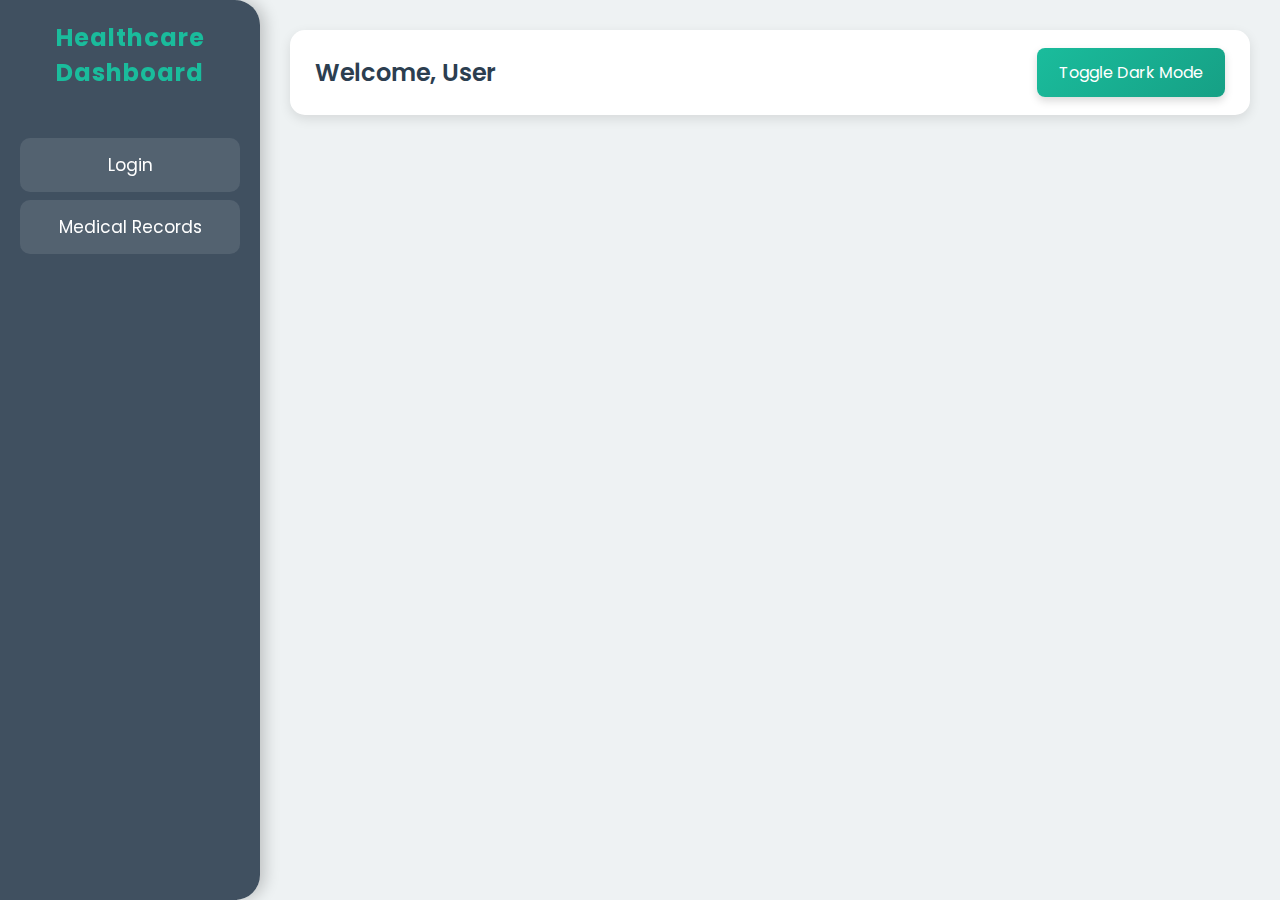
<file: index.html>
<!DOCTYPE html>
<html lang="en">
<head>
    <meta charset="UTF-8">
    <meta name="viewport" content="width=device-width, initial-scale=1.0">
    <title>Healthcare Dashboard</title>
    <link href="https://fonts.googleapis.com/css2?family=Roboto:wght@400;500&family=Poppins:wght@300;600&display=swap" rel="stylesheet">
    <style>
        /* Reset & Global Styles */
        * {
            margin: 0;
            padding: 0;
            box-sizing: border-box;
            font-family: 'Poppins', sans-serif;
        }

        body {
            display: flex;
            height: 100vh;
            background: #eef2f3;
            transition: 0.3s ease-in-out;
        }

        /* Sidebar */
        .sidebar {
            width: 260px;
            background: rgba(44, 62, 80, 0.9);
            backdrop-filter: blur(10px);
            color: white;
            padding: 20px;
            display: flex;
            flex-direction: column;
            box-shadow: 5px 0 15px rgba(0, 0, 0, 0.2);
            border-top-right-radius: 25px;
            border-bottom-right-radius: 25px;
        }

        .sidebar .logo {
            text-align: center;
            font-size: 24px;
            font-weight: bold;
            margin-bottom: 40px;
            letter-spacing: 1px;
            color: #1ABC9C;
        }

        .sidebar ul {
            list-style: none;
        }

        .sidebar ul li {
            padding: 14px;
            margin: 8px 0;
            background: rgba(255, 255, 255, 0.1);
            border-radius: 10px;
            text-align: center;
            transition: 0.3s;
            cursor: pointer;
        }

        .sidebar ul li:hover {
            background: #1ABC9C;
        }

        .sidebar ul li a {
            text-decoration: none;
            color: white;
            display: block;
            font-size: 17px;
        }

        /* Main Content */
        .main-content {
            flex: 1;
            padding: 30px;
            display: flex;
            flex-direction: column;
        }

        .header {
            display: flex;
            justify-content: space-between;
            align-items: center;
            background: white;
            padding: 18px 25px;
            border-radius: 15px;
            box-shadow: 0 4px 12px rgba(0, 0, 0, 0.1);
            transition: 0.3s ease-in-out;
        }

        .header h1 {
            font-size: 24px;
            font-weight: 600;
            color: #2C3E50;
        }

        .header .toggle-btn {
            background: linear-gradient(135deg, #1ABC9C, #16A085);
            border: none;
            padding: 12px 22px;
            font-size: 16px;
            color: white;
            cursor: pointer;
            border-radius: 8px;
            transition: 0.3s ease-in-out;
            box-shadow: 0 4px 8px rgba(0, 0, 0, 0.15);
        }

        .header .toggle-btn:hover {
            transform: translateY(-3px);
            box-shadow: 0 6px 12px rgba(0, 0, 0, 0.2);
        }

        /* Dark Mode */
        .dark-mode {
            background: #2C3E50;
            color: white;
        }

        .dark-mode .header {
            background: #34495E;
            color: white;
        }

        .dark-mode .sidebar {
            background: rgba(31, 42, 56, 0.9);
        }

        .dark-mode .toggle-btn {
            background: linear-gradient(135deg, #f39c12, #e67e22);
        }

        /* Smooth Transition for Dark Mode */
        .dark-mode .header,
        .dark-mode .sidebar,
        .dark-mode .toggle-btn {
            transition: 0.3s ease-in-out;
        }

        /* Mobile Responsive Design */
        @media screen and (max-width: 768px) {
            body {
                flex-direction: column;
            }

            .sidebar {
                width: 100%;
                text-align: center;
                padding: 15px;
                border-radius: 0;
            }

            .main-content {
                padding: 20px;
            }

            .header {
                flex-direction: column;
                align-items: center;
                gap: 10px;
            }
        }
    </style>
</head>
<body>

    <!-- Sidebar -->
    <div class="sidebar">
        <div class="logo">Healthcare Dashboard</div>
        <ul>
            <li><a href="main.html">Login</a></li>
            <li><a href="main.html">Medical Records</a></li>
        </ul>
    </div>

    <!-- Main Content -->
    <div class="main-content">
        <div class="header">
            <h1>Welcome, User</h1>
            <button class="toggle-btn">Toggle Dark Mode</button>
        </div>
    </div>

    <!-- JavaScript -->
    <script>
       
        document.addEventListener("DOMContentLoaded", function () {
            const toggleBtn = document.querySelector(".toggle-btn");
            toggleBtn.addEventListener("click", function () {
                document.body.classList.toggle("dark-mode");
            });
        });
    </script>

</body>
</html>
</file>
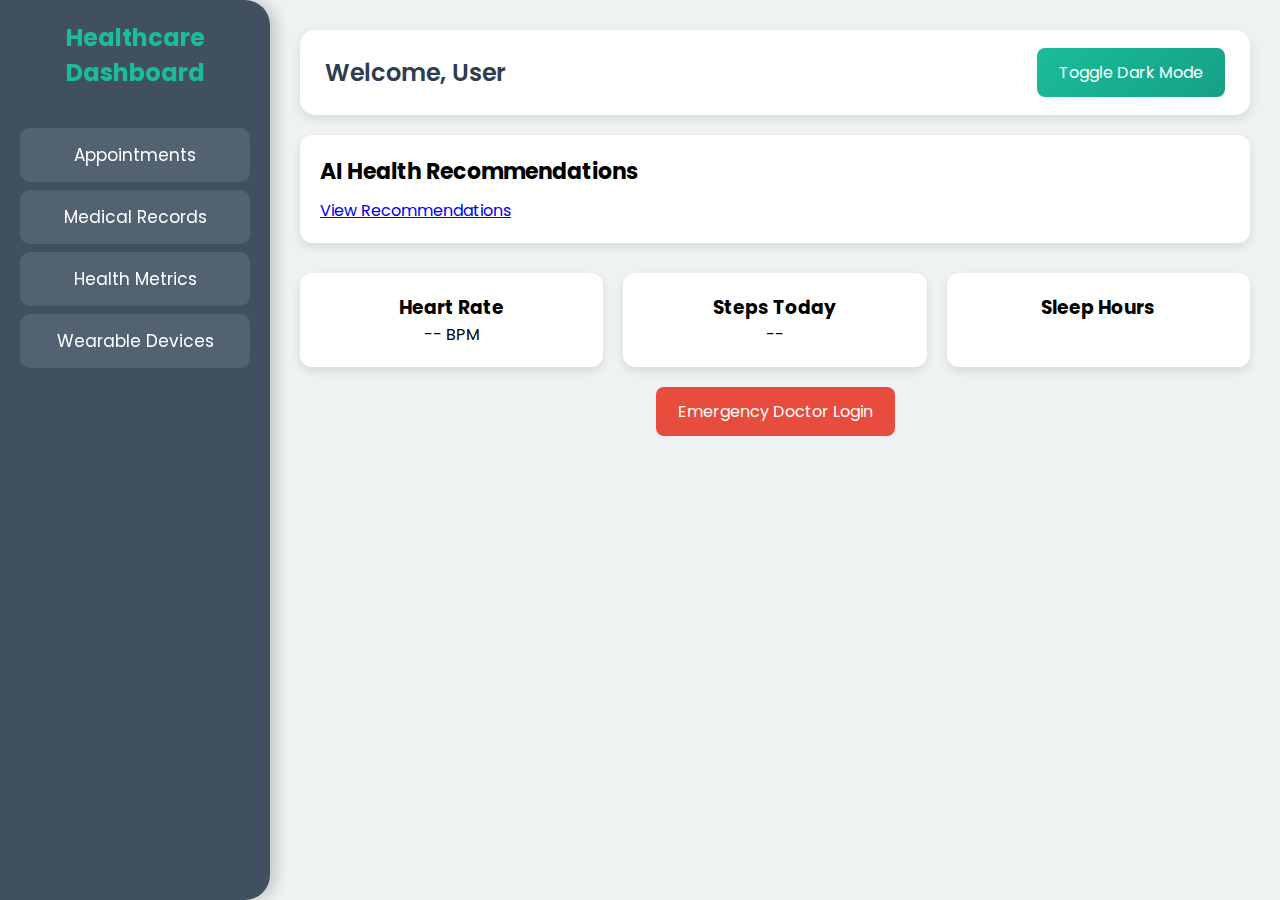
<file: afterlogin.html>
<!DOCTYPE html>
<html lang="en">
<head>
    <meta charset="UTF-8">
    <meta name="viewport" content="width=device-width, initial-scale=1.0">
    <title>Healthcare Dashboard - AI & Metrics</title>
    <link href="https://fonts.googleapis.com/css2?family=Roboto:wght@400;500&family=Poppins:wght@300;600&display=swap" rel="stylesheet">
    <style>
        /* Reset & Global Styles */
        * {
            margin: 0;
            padding: 0;
            box-sizing: border-box;
            font-family: 'Poppins', sans-serif;
        }

        body {
            display: flex;
            height: 100vh;
            background: #eef2f3;
            transition: 0.3s ease-in-out;
        }

        /* Sidebar */
        .sidebar {
            width: 270px;
            background: rgba(44, 62, 80, 0.9);
            backdrop-filter: blur(10px);
            color: white;
            padding: 20px;
            display: flex;
            flex-direction: column;
            box-shadow: 5px 0 15px rgba(0, 0, 0, 0.2);
            border-top-right-radius: 25px;
            border-bottom-right-radius: 25px;
        }

        .sidebar .logo {
            text-align: center;
            font-size: 24px;
            font-weight: bold;
            margin-bottom: 30px;
            color: #1ABC9C;
        }

        .sidebar ul {
            list-style: none;
        }

        .sidebar ul li {
            padding: 14px;
            margin: 8px 0;
            background: rgba(255, 255, 255, 0.1);
            border-radius: 10px;
            text-align: center;
            transition: 0.3s;
            cursor: pointer;
        }

        .sidebar ul li:hover {
            background: #1ABC9C;
        }

        .sidebar ul li a {
            text-decoration: none;
            color: white;
            display: block;
            font-size: 17px;
        }

        /* Main Content */
        .main-content {
            flex: 1;
            padding: 30px;
            display: flex;
            flex-direction: column;
        }

        .header {
            display: flex;
            justify-content: space-between;
            align-items: center;
            background: white;
            padding: 18px 25px;
            border-radius: 15px;
            box-shadow: 0 4px 12px rgba(0, 0, 0, 0.1);
        }

        .header h1 {
            font-size: 24px;
            font-weight: 600;
            color: #2C3E50;
        }

        .header .toggle-btn {
            background: linear-gradient(135deg, #1ABC9C, #16A085);
            border: none;
            padding: 12px 22px;
            font-size: 16px;
            color: white;
            cursor: pointer;
            border-radius: 8px;
            transition: 0.3s ease-in-out;
        }

        .header .toggle-btn:hover {
            transform: translateY(-3px);
        }

        /* Dark Mode Styles */
        .dark-mode {
            background: #2C3E50;
            color: white;
        }

        .dark-mode .header {
            background: #34495E;
            color: white;
        }

        .dark-mode .sidebar {
            background: rgba(31, 42, 56, 0.9);
        }

        .dark-mode .toggle-btn {
            background: linear-gradient(135deg, #f39c12, #e67e22);
        }

        .dark-mode .ai-recommendations,
        .dark-mode .metric {
            background: #34495E;
            color: white;
        }

        /* AI Recommendations */
        .ai-recommendations {
            margin-top: 20px;
            background: white;
            padding: 20px;
            border-radius: 12px;
            box-shadow: 0 4px 10px rgba(0, 0, 0, 0.1);
        }

        .ai-recommendations h2 {
            font-size: 22px;
            margin-bottom: 10px;
        }

        /* Metrics */
        .metrics {
            display: flex;
            gap: 20px;
            margin-top: 30px;
        }

        .metric {
            flex: 1;
            background: white;
            padding: 20px;
            border-radius: 12px;
            text-align: center;
            box-shadow: 0 4px 10px rgba(0, 0, 0, 0.1);
        }

        /* Emergency Doctor Login */
        .emergency-login {
            margin-top: 20px;
            text-align: center;
        }

        .emergency-login button {
            background: #e74c3c;
            border: none;
            padding: 12px 22px;
            font-size: 16px;
            color: white;
            cursor: pointer;
            border-radius: 8px;
            transition: 0.3s ease-in-out;
        }

    </style>
</head>
<body>

    <!-- Sidebar -->
    <div class="sidebar">
        <div class="logo">Healthcare Dashboard</div>
        <ul>
            <li><a href="appointment.html">Appointments</a></li>
            <li><a href="medicalrecords.html">Medical Records</a></li>
            <li><a href="metrics.html">Health Metrics</a></li>
            <li><a href="wearable .html">Wearable Devices</a></li>
        </ul>
    </div>

    <!-- Main Content -->
    <div class="main-content">
        <div class="header">
            <h1>Welcome, User</h1>
            <button class="toggle-btn">Toggle Dark Mode</button>
        </div>

        <!-- AI Recommendations -->
        <div class="ai-recommendations">
            <h2>AI Health Recommendations</h2>
            <a href="Ai.html">View Recommendations</a>
        </div>
        
        <!-- Health Metrics -->
        <div class="metrics">
            <div class="metric">
                <h3>Heart Rate</h3>
                <p id="heart-rate">-- BPM</p>
            </div>
            <div class="metric">
                <h3>Steps Today</h3>
                <p id="steps">--</p>
            </div>
            <div class="metric">
                <h3>Sleep Hours</h3>
                <p id="sleep"></p>
            </div>
        </div>

        <!-- Emergency Doctor Login -->
        <div class="emergency-login">
            <a href="emergency.html">
                <button id="emergency-btn">Emergency Doctor Login</button>
            </a>
        </div>
        
    </div>

    <!-- JavaScript -->
    <script>
      
        document.addEventListener("DOMContentLoaded", function () {
            const toggleBtn = document.querySelector(".toggle-btn");

            // Load dark mode state from localStorage
            if (localStorage.getItem("darkMode") === "enabled") {
                document.body.classList.add("dark-mode");
            }

            toggleBtn.addEventListener("click", function () {
                document.body.classList.toggle("dark-mode");

                // Save dark mode state in localStorage
                if (document.body.classList.contains("dark-mode")) {
                    localStorage.setItem("darkMode", "enabled");
                } else {
                    localStorage.setItem("darkMode", "disabled");
                }
            });
        });
    </script>

</body>
</html>
</file>
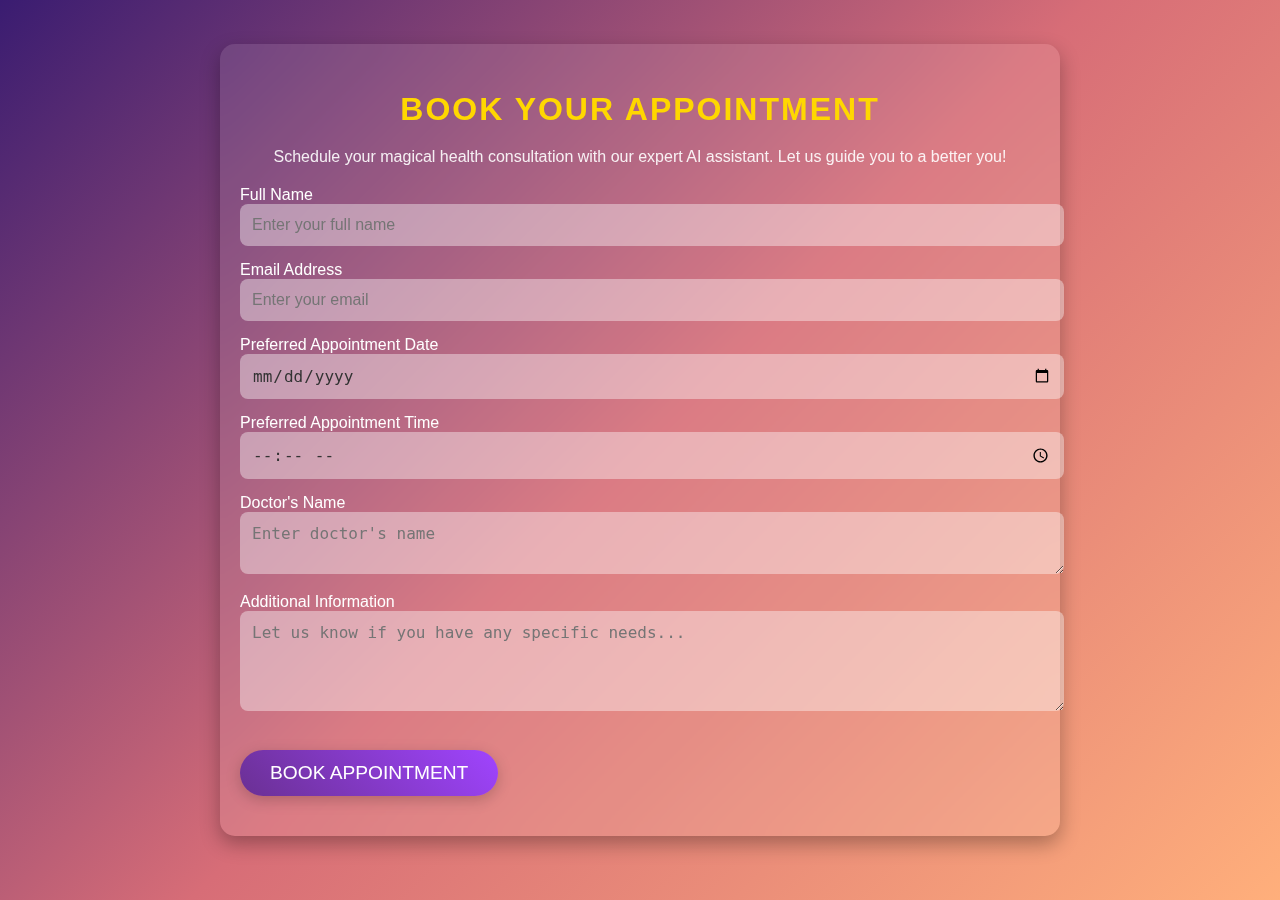
<file: appointment.html>
<!DOCTYPE html>
<html lang="en">
<head>
    <meta charset="UTF-8">
    <meta name="viewport" content="width=device-width, initial-scale=1.0">
    <title>Appointment Booking</title>
    <style>
        body {
            margin: 0;
            font-family: 'Poppins', sans-serif;
            background: linear-gradient(135deg, #3a1c71, #d76d77, #ffaf7b);
            color: #fff;
            min-height: 100vh;
            display: flex;
            flex-direction: column;
            justify-content: center;
            align-items: center;
            animation: gradient-bg 10s infinite alternate;
            overflow-x: hidden;
        }

        @keyframes gradient-bg {
            0% { background: linear-gradient(135deg, #3a1c71, #d76d77, #ffaf7b); }
            100% { background: linear-gradient(135deg, #2c3e50, #4ca1af, #f5af19); }
        }

        .section {
            width: 90%;
            max-width: 800px;
            background: rgba(255, 255, 255, 0.1);
            padding: 20px;
            border-radius: 15px;
            box-shadow: 0 8px 20px rgba(0, 0, 0, 0.3);
            backdrop-filter: blur(10px);
            margin-bottom: 20px;
            animation: fadeIn 1s ease-in-out;
        }

        h2 {
            text-align: center;
            font-weight: 700;
            font-size: 2rem;
            text-transform: uppercase;
            letter-spacing: 2px;
            color: #ffd700;
            margin-bottom: 20px;
        }

        p {
            text-align: center;
            color: rgba(255, 255, 255, 0.9);
            margin-bottom: 20px;
        }

        .form-group {
            margin-bottom: 15px;
        }

        input, select, textarea {
            width: 100%;
            padding: 12px;
            font-size: 1rem;
            border: none;
            border-radius: 8px;
            background: rgba(255, 255, 255, 0.4);
            color: #333;
            transition: all 0.3s ease;
        }

        input:focus, select:focus, textarea:focus {
            background: rgba(255, 255, 255, 0.7);
            border: 2px solid #ffd700;
        }

        button {
            display: inline-block;
            margin: 20px auto;
            padding: 12px 30px;
            font-size: 1.2rem;
            font-weight: 500;
            color: #fff;
            background: linear-gradient(45deg, #6a3093, #a044ff);
            border: none;
            border-radius: 25px;
            cursor: pointer;
            box-shadow: 0 4px 15px rgba(0, 0, 0, 0.2);
            transition: all 0.3s ease-in-out;
            text-transform: uppercase;
        }

        button:hover {
            background: linear-gradient(45deg, #a044ff, #6a3093);
            box-shadow: 0 8px 30px rgba(0, 0, 0, 0.3);
        }

        @keyframes fadeIn {
            0% { opacity: 0; transform: translateY(20px); }
            100% { opacity: 1; transform: translateY(0); }
        }
    </style>
</head>
<body>

    <section class="section fade-in">
        <h2>Book Your Appointment</h2>
        <p>Schedule your magical health consultation with our expert AI assistant. Let us guide you to a better you!</p>
        
        <!-- ✅ Appointment Booking Form (connected to submit_appointment.php) -->
        <form id="appointment-form" method="POST" action="submit_appointment.php">
            <div class="form-group">
                <label for="name">Full Name</label>
                <input type="text" id="name" name="full_name" placeholder="Enter your full name" required>
            </div>
            <div class="form-group">
                <label for="email">Email Address</label>
                <input type="email" id="email" name="email" placeholder="Enter your email" required>
            </div>
            <div class="form-group">
                <label for="date">Preferred Appointment Date</label>
                <input type="date" id="date" name="appointment_date" required>
            </div>
            <div class="form-group">
                <label for="time">Preferred Appointment Time</label>
                <input type="time" id="time" name="appointment_time" required>
            </div>
            <div class="form-group">
                <label for="doctor">Doctor's Name</label>
                <textarea id="doctor" name="doctor_name" rows="2" placeholder="Enter doctor's name" required></textarea>
            </div>
            <div class="form-group">
                <label for="additional">Additional Information</label>
                <textarea id="additional" name="additional_info" rows="4" placeholder="Let us know if you have any specific needs..."></textarea>
            </div>
            <button type="submit">Book Appointment
                
            </button>

        </form>
    </section>

</body>
</html>
</file>
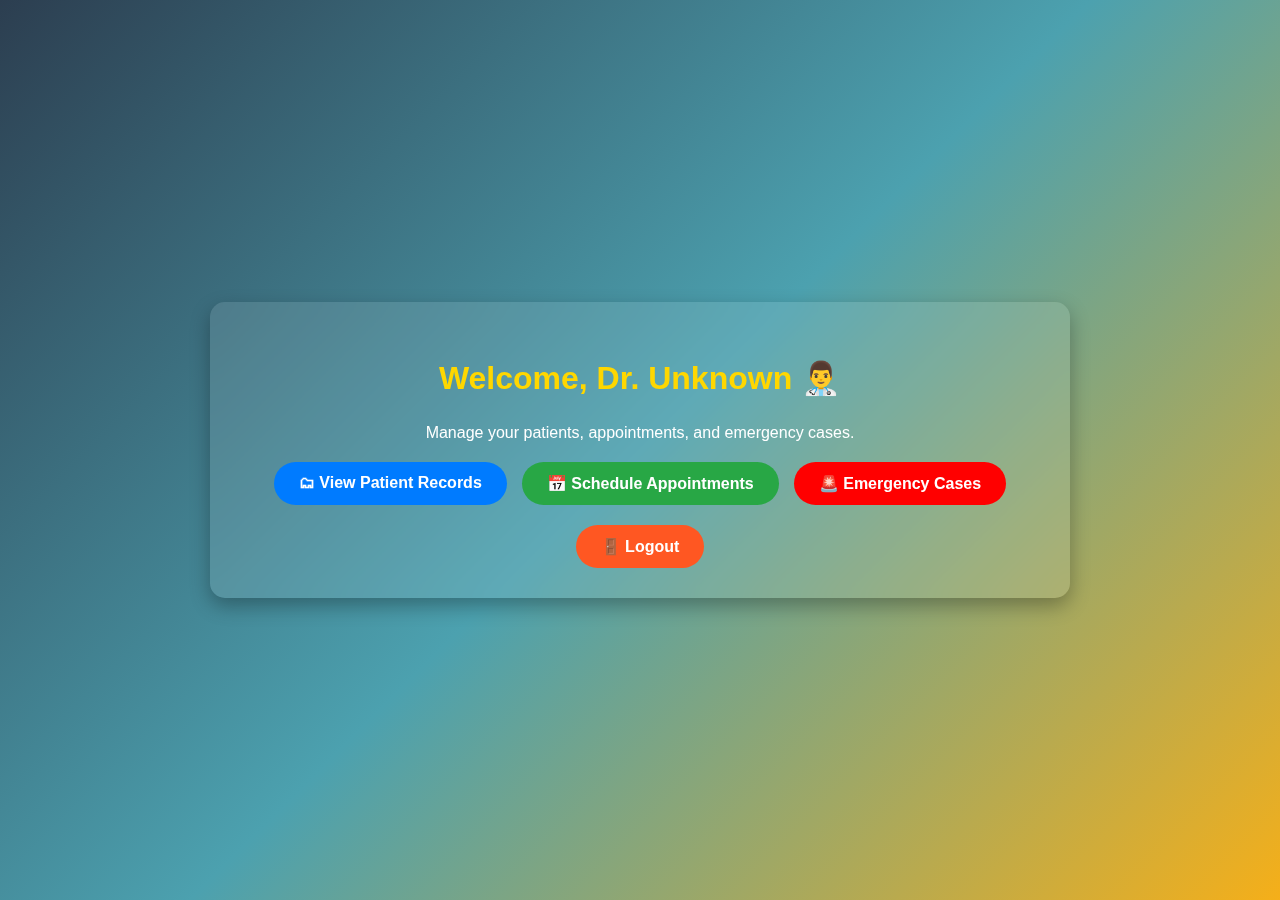
<file: doctor.html>
<!DOCTYPE html>
<html lang="en">
<head>
    <meta charset="UTF-8">
    <meta name="viewport" content="width=device-width, initial-scale=1.0">
    <title>Doctor Dashboard - Fantasy Health Platform</title>
    <style>
        body {
            margin: 0;
            font-family: 'Poppins', sans-serif;
            background: linear-gradient(135deg, #2c3e50, #4ca1af, #f5af19);
            color: #fff;
            min-height: 100vh;
            display: flex;
            flex-direction: column;
            justify-content: center;
            align-items: center;
            text-align: center;
        }

        .dashboard {
            width: 90%;
            max-width: 800px;
            background: rgba(255, 255, 255, 0.1);
            padding: 30px;
            border-radius: 15px;
            box-shadow: 0 8px 20px rgba(0, 0, 0, 0.3);
            backdrop-filter: blur(10px);
        }

        h2 {
            font-size: 2rem;
            color: #ffd700;
        }

        .action-buttons {
            display: flex;
            flex-wrap: wrap;
            justify-content: center;
            gap: 15px;
            margin-top: 20px;
        }

        .action-btn {
            padding: 12px 25px;
            font-size: 1rem;
            font-weight: 700;
            color: #fff;
            border: none;
            border-radius: 25px;
            cursor: pointer;
            transition: all 0.3s ease-in-out;
        }

        .view-patients { background: #007bff; }
        .view-patients:hover { background: #0056b3; }

        .schedule-appointments { background: #28a745; }
        .schedule-appointments:hover { background: #218838; }

        .emergency-cases { background: red; }
        .emergency-cases:hover { background: darkred; }

        .logout-btn {
            margin-top: 20px;
            background: #ff5722;
        }

        .logout-btn:hover {
            background: #e64a19;
        }
    </style>
</head>
<body>

    <div class="dashboard">
        <h2>Welcome, Dr. <span id="doctorName">[DoctorID]</span> 👨‍⚕️</h2>
        <p>Manage your patients, appointments, and emergency cases.</p>

        <div class="action-buttons">
            <button class="action-btn view-patients" onclick="viewPatients()">🗂 View Patient Records</button>
            <button class="action-btn schedule-appointments" onclick="scheduleAppointments()">📅 Schedule Appointments</button>
            <button class="action-btn emergency-cases" onclick="accessEmergencyCases()">🚨 Emergency Cases</button>
        </div>

        <button class="action-btn logout-btn" onclick="logout()">🚪 Logout</button>
    </div>

    <script>
        // Simulating logged-in doctor
        document.getElementById('doctorName').innerText = localStorage.getItem('doctorID') || "Unknown";

        function viewPatients() {
            alert("Opening Patient Records...");
            // Redirect or Load Patient Data Page
            window.location.href = "medicalrecords.html";

        }

        function scheduleAppointments() {
            alert("Opening Appointment Scheduler...");
            
            // Redirect to Scheduling Page
            window.location.href = "appointment.html";

        }

        function accessEmergencyCases() {
            alert("Accessing Emergency Cases...");
            // Redirect or Load Emergency Cases
        }

        function logout() {
            localStorage.removeItem('doctorID'); // Clear doctor data
            alert("Logging out...");
            window.location.href = "emergency.html"; // Redirect to login page
        }
    </script>

</body>
</html>
</file>
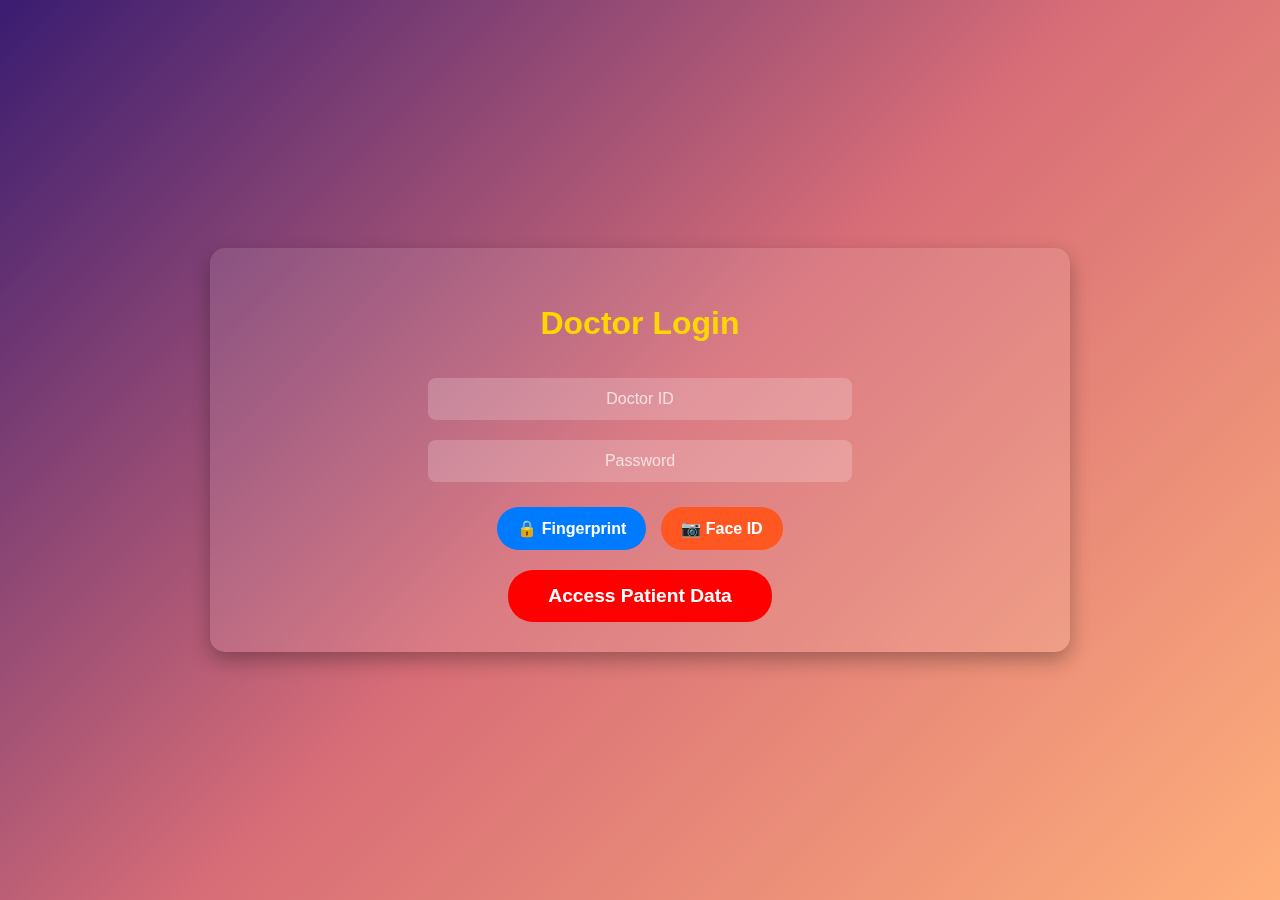
<file: emergency.html>
<!DOCTYPE html>
<html lang="en">
<head>
    <meta charset="UTF-8">
    <meta name="viewport" content="width=device-width, initial-scale=1.0">
    <title>Doctor Login - Fantasy Health Platform</title>
    <style>
        body {
            margin: 0;
            font-family: 'Poppins', sans-serif;
            background: linear-gradient(135deg, #3a1c71, #d76d77, #ffaf7b);
            color: #fff;
            min-height: 100vh;
            display: flex;
            flex-direction: column;
            justify-content: center;
            align-items: center;
            text-align: center;
        }

        .section {
            width: 90%;
            max-width: 800px;
            background: rgba(255, 255, 255, 0.1);
            padding: 30px;
            border-radius: 15px;
            box-shadow: 0 8px 20px rgba(0, 0, 0, 0.3);
            backdrop-filter: blur(10px);
        }

        h2 {
            font-size: 2rem;
            color: #ffd700;
        }

        .login-form {
            display: flex;
            flex-direction: column;
            align-items: center;
        }

        .login-form input {
            width: 80%;
            max-width: 400px;
            padding: 12px;
            margin: 10px 0;
            border: none;
            border-radius: 8px;
            background: rgba(255, 255, 255, 0.2);
            color: #fff;
            font-size: 1rem;
            text-align: center;
        }

        .login-form input::placeholder {
            color: rgba(255, 255, 255, 0.7);
        }

        /* Biometric Authentication */
        .biometric-options {
            display: flex;
            justify-content: center;
            gap: 15px;
            margin-top: 15px;
        }

        .biometric-btn {
            padding: 12px 20px;
            font-size: 1rem;
            font-weight: 700;
            color: #fff;
            border: none;
            border-radius: 25px;
            cursor: pointer;
            transition: all 0.3s ease-in-out;
        }

        .fingerprint-btn {
            background: #007bff;
        }

        .fingerprint-btn:hover {
            background: #0056b3;
        }

        .faceid-btn {
            background: #ff5722;
        }

        .faceid-btn:hover {
            background: #e64a19;
        }

        /* Access Patient Data Button */
        .access-btn {
            margin-top: 20px;
            padding: 15px 40px;
            font-size: 1.2rem;
            font-weight: 700;
            color: #fff;
            background: red;
            border: none;
            border-radius: 25px;
            cursor: pointer;
            transition: all 0.3s ease-in-out;
        }

        .access-btn:hover {
            background: darkred;
        }
    </style>
</head>
<body>

    <section class="section">
        <h2>Doctor Login</h2>
        <form class="login-form" onsubmit="event.preventDefault(); authenticateDoctor();">
            <input type="text" id="doctorID" placeholder="Doctor ID" required>
            <input type="password" id="password" placeholder="Password" required>
        </form>

        <div class="biometric-options">
            <button class="biometric-btn fingerprint-btn" onclick="authenticateBiometric('fingerprint')">🔒 Fingerprint</button>
            <button class="biometric-btn faceid-btn" onclick="authenticateBiometric('faceid')">📷 Face ID</button>
        </div>

        <button class="access-btn" onclick="authenticateDoctor()">Access Patient Data</button>
    </section>

    <script>
        function authenticateDoctor() {
            let doctorID = document.getElementById("doctorID").value;
            let password = document.getElementById("password").value;

            if (doctorID === "" || password === "") {
                alert("Please enter Doctor ID and Password.");
                return;
            }

            // Simulating authentication (Replace with real API)
            if (doctorID === "doctor123" && password === "Ayush123") {
                alert("Login Successful!");
                localStorage.setItem("doctorID", doctorID); // Store Doctor ID
                window.location.href = "doctor.html"; // Redirect to Doctor Dashboard
            } else {
                alert("Invalid credentials. Please try again.");
            }
        }

        function authenticateBiometric(type) {
            if (type === "fingerprint") {
                alert("Fingerprint authentication successful!");
            } else if (type === "faceid") {
                alert("Face ID authentication successful!");
            }

            localStorage.setItem("doctorID", "doctor123"); // Simulate Doctor ID storage
            window.location.href = "doctor.html"; // Redirect to Doctor Dashboard
        }
    </script>

</body>
</html>
</file>
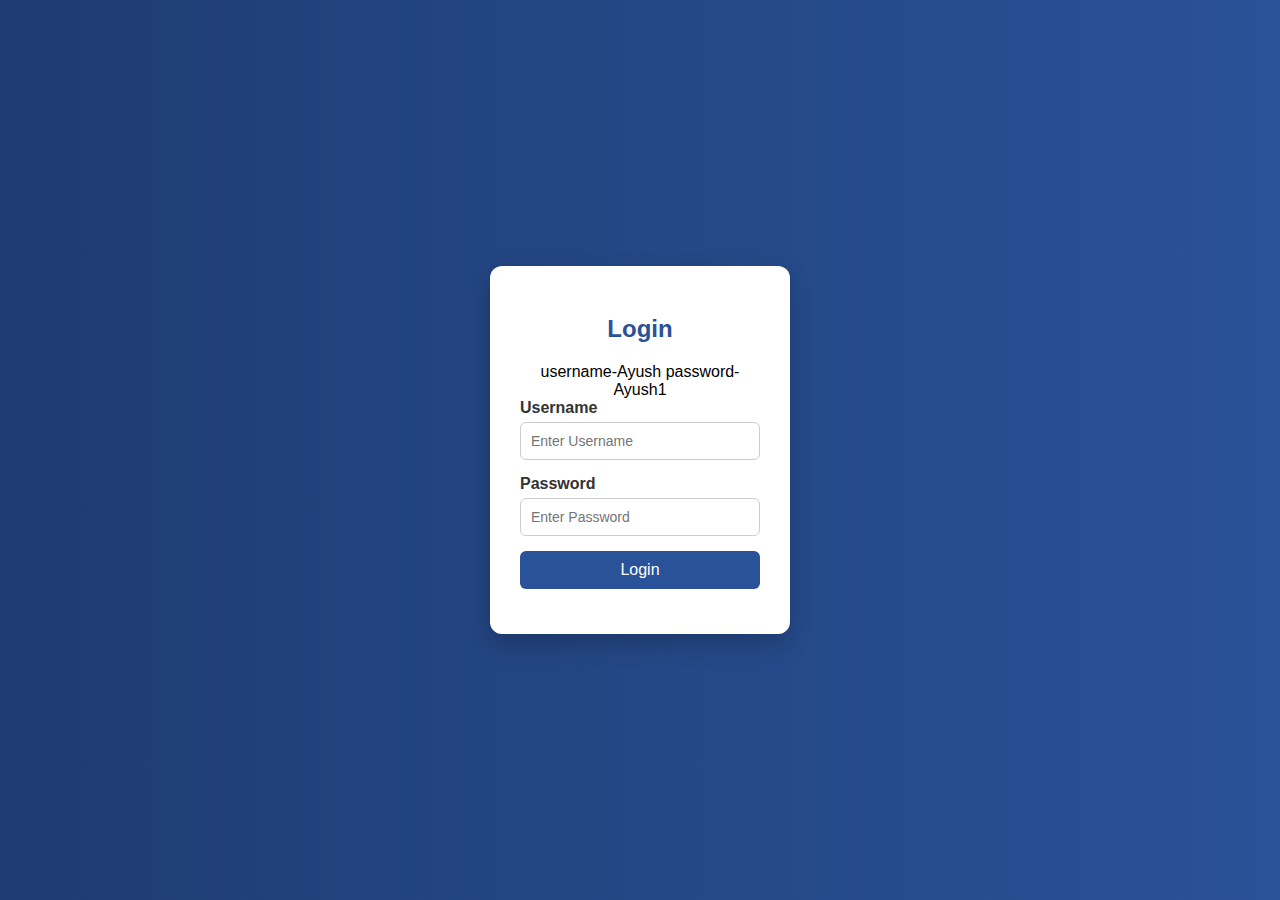
<file: main.html>
<!DOCTYPE html>
<html lang="en">
<head>
  <meta charset="UTF-8" />
  <meta name="viewport" content="width=device-width, initial-scale=1.0"/>
  <title>Login Page</title>
  <style>
    * {
      box-sizing: border-box;
    }

    body {
      margin: 0;
      padding: 0;
      font-family: "Segoe UI", Tahoma, Geneva, Verdana, sans-serif;
      background: linear-gradient(to right, #1e3c72, #2a5298);
      height: 100vh;
      display: flex;
      justify-content: center;
      align-items: center;
    }

    .login-box {
      background-color: #ffffff;
      padding: 30px;
      border-radius: 12px;
      box-shadow: 0 10px 25px rgba(0, 0, 0, 0.2);
      width: 300px;
      text-align: center;
    }

    .login-box h2 {
      margin-bottom: 20px;
      color: #2a5298;
    }

    .input-group {
      margin-bottom: 15px;
      text-align: left;
    }

    .input-group label {
      display: block;
      font-weight: bold;
      margin-bottom: 5px;
      color: #333;
    }

    .input-group input {
      width: 100%;
      padding: 10px;
      border: 1px solid #ccc;
      border-radius: 6px;
      font-size: 14px;
    }

    .btn {
      width: 100%;
      padding: 10px;
      background-color: #2a5298;
      color: white;
      font-size: 16px;
      border: none;
      border-radius: 6px;
      cursor: pointer;
    }

    .btn:hover {
      background-color: #1e3c72;
    }

    .message {
      margin-top: 15px;
      font-weight: bold;
      color: red;
    }
  </style>
</head>
<body>

  <div class="login-box">
    <h2>Login</h2>
    <h34>username-Ayush</h34>
    <h34>password-Ayush1</h34>
    <div class="input-group">
      <label for="username">Username</label>
      <input type="text" id="username" placeholder="Enter Username" />
    </div>
    <div class="input-group">
      <label for="password">Password</label>
      <input type="password" id="password" placeholder="Enter Password" />
    </div>
    <button class="btn" onclick="login()">Login</button>
    <div class="message" id="message"></div>
  </div>

  <script>
    function login() {
      const username = document.getElementById("username").value;
      const password = document.getElementById("password").value;
      const message = document.getElementById("message");

      if (username === "Ayush" && password === "Ayush1") {
        message.style.color = "green";
        message.textContent = "Login successful! Welcome, Ayush.";
        // You can redirect to another page here if needed
        window.location.href = "afterlogin.html";
      } else {
        message.style.color = "red";
        message.textContent = "Invalid username or password.";
      }
    }
  </script>

</body>
</html>
</file>
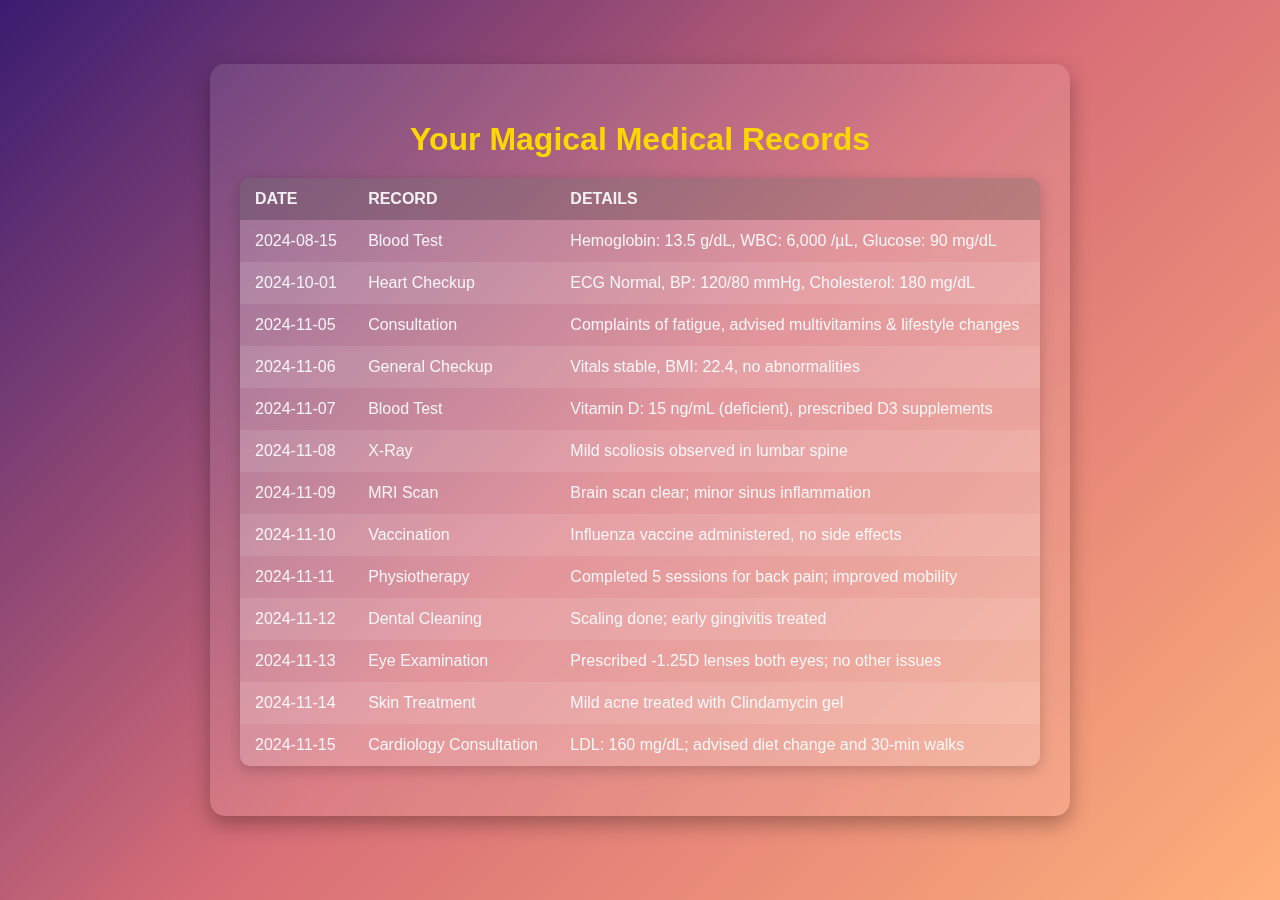
<file: medicalrecords.html>
<!DOCTYPE html>
<html lang="en">
<head>
    <meta charset="UTF-8">
    <meta name="viewport" content="width=device-width, initial-scale=1.0">
    <title>Medical Records - Fantasy Health Platform</title>
    <style>
        body {
            margin: 0;
            font-family: 'Poppins', sans-serif;
            background: linear-gradient(135deg, #3a1c71, #d76d77, #ffaf7b);
            color: #fff;
            min-height: 100vh;
            display: flex;
            flex-direction: column;
            justify-content: center;
            align-items: center;
            animation: gradient-bg 10s infinite alternate;
            overflow-x: hidden;
        }

        @keyframes gradient-bg {
            0% { background: linear-gradient(135deg, #3a1c71, #d76d77, #ffaf7b); }
            100% { background: linear-gradient(135deg, #2c3e50, #4ca1af, #f5af19); }
        }

        .section {
            width: 90%;
            max-width: 800px;
            background: rgba(255, 255, 255, 0.1);
            padding: 30px;
            border-radius: 15px;
            box-shadow: 0 8px 20px rgba(0, 0, 0, 0.3);
            backdrop-filter: blur(10px);
            margin-bottom: 20px;
        }

        h2 {
            text-align: center;
            font-weight: 700;
            font-size: 2rem;
            color: #ffd700;
            margin-bottom: 20px;
        }

        .records-table {
            width: 100%;
            margin: 20px 0;
            background: rgba(255, 255, 255, 0.2);
            border-radius: 10px;
            overflow: hidden;
            box-shadow: 0 4px 15px rgba(0, 0, 0, 0.2);
        }

        .records-table table {
            width: 100%;
            border-collapse: collapse;
            text-align: left;
            color: rgba(255, 255, 255, 0.9);
        }

        .records-table th, .records-table td {
            padding: 12px 15px;
            font-size: 1rem;
        }

        .records-table th {
            background: rgba(0, 0, 0, 0.2);
            text-transform: uppercase;
        }

        .records-table tr:nth-child(even) {
            background: rgba(255, 255, 255, 0.1);
        }
    </style>
</head>
<body>

    <section class="section">
        <h2>Your Magical Medical Records</h2>
        <div class="records-table">
            <table>
                <thead>
                    <tr>
                        <th>Date</th>
                        <th>Record</th>
                        <th>Details</th>
                    </tr>
                </thead>
                <tbody>
                    <tr>
                        <td>2024-08-15</td>
                        <td>Blood Test</td>
                        <td>Hemoglobin: 13.5 g/dL, WBC: 6,000 /µL, Glucose: 90 mg/dL</td>
                    </tr>
                    <tr>
                        <td>2024-10-01</td>
                        <td>Heart Checkup</td>
                        <td>ECG Normal, BP: 120/80 mmHg, Cholesterol: 180 mg/dL</td>
                    </tr>
                    <tr>
                        <td>2024-11-05</td>
                        <td>Consultation</td>
                        <td>Complaints of fatigue, advised multivitamins & lifestyle changes</td>
                    </tr>
                    <tr>
                        <td>2024-11-06</td>
                        <td>General Checkup</td>
                        <td>Vitals stable, BMI: 22.4, no abnormalities</td>
                    </tr>
                    <tr>
                        <td>2024-11-07</td>
                        <td>Blood Test</td>
                        <td>Vitamin D: 15 ng/mL (deficient), prescribed D3 supplements</td>
                    </tr>
                    <tr>
                        <td>2024-11-08</td>
                        <td>X-Ray</td>
                        <td>Mild scoliosis observed in lumbar spine</td>
                    </tr>
                    <tr>
                        <td>2024-11-09</td>
                        <td>MRI Scan</td>
                        <td>Brain scan clear; minor sinus inflammation</td>
                    </tr>
                    <tr>
                        <td>2024-11-10</td>
                        <td>Vaccination</td>
                        <td>Influenza vaccine administered, no side effects</td>
                    </tr>
                    <tr>
                        <td>2024-11-11</td>
                        <td>Physiotherapy</td>
                        <td>Completed 5 sessions for back pain; improved mobility</td>
                    </tr>
                    <tr>
                        <td>2024-11-12</td>
                        <td>Dental Cleaning</td>
                        <td>Scaling done; early gingivitis treated</td>
                    </tr>
                    <tr>
                        <td>2024-11-13</td>
                        <td>Eye Examination</td>
                        <td>Prescribed -1.25D lenses both eyes; no other issues</td>
                    </tr>
                    <tr>
                        <td>2024-11-14</td>
                        <td>Skin Treatment</td>
                        <td>Mild acne treated with Clindamycin gel</td>
                    </tr>
                    <tr>
                        <td>2024-11-15</td>
                        <td>Cardiology Consultation</td>
                        <td>LDL: 160 mg/dL; advised diet change and 30-min walks</td>
                    </tr>
                </tbody>
            </table>
        </div>
    </section>

</body>
</html>
</file>
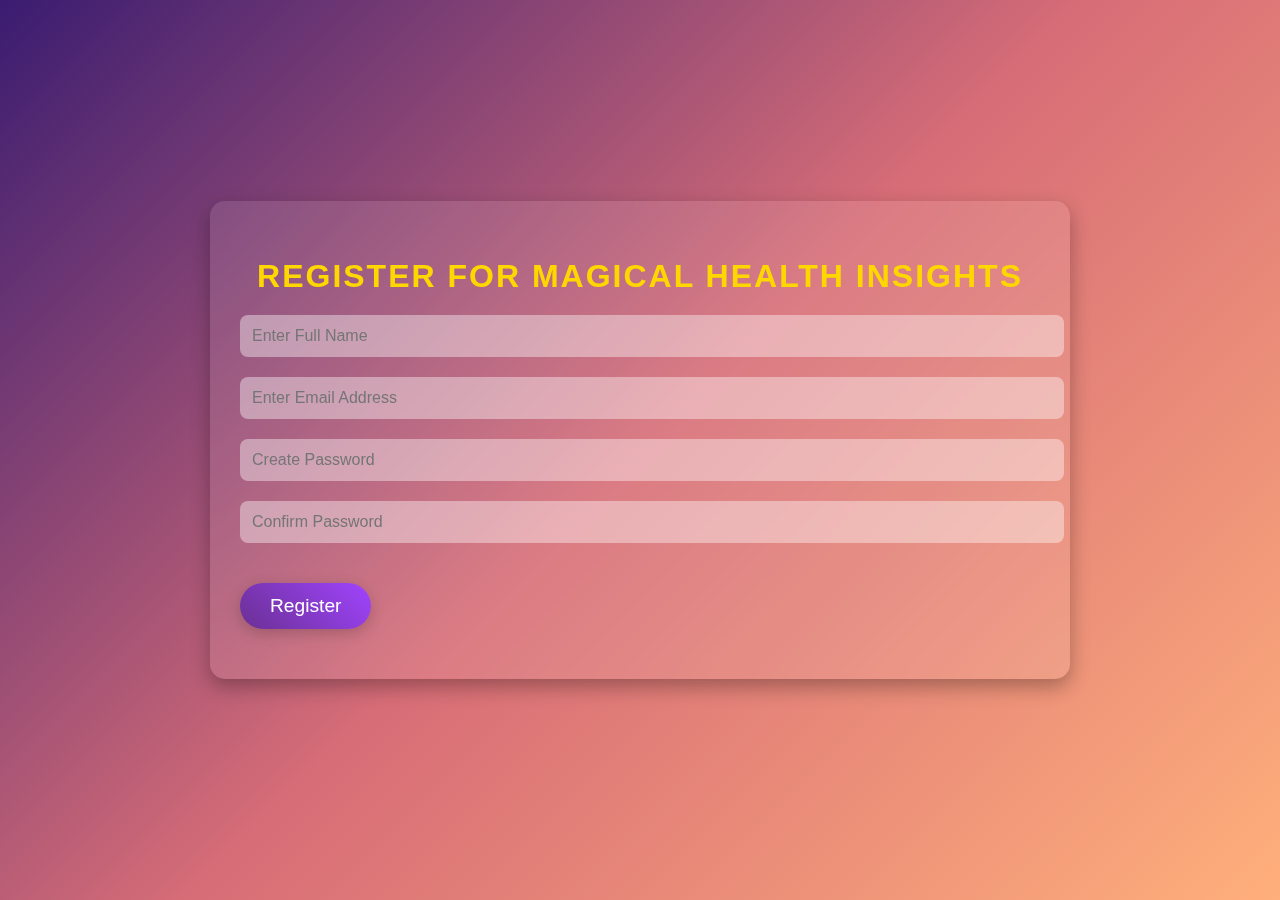
<file: register .html>
<!DOCTYPE html>
<html lang="en">
<head>
    <meta charset="UTF-8">
    <meta name="viewport" content="width=device-width, initial-scale=1.0">
    <title>Register - Fantasy Health Platform</title>
    <style>
        /* General Body Styles */
        body {
            margin: 0;
            font-family: 'Poppins', sans-serif;
            background: linear-gradient(135deg, #3a1c71, #d76d77, #ffaf7b);
            color: #fff;
            min-height: 100vh;
            display: flex;
            flex-direction: column;
            justify-content: center;
            align-items: center;
            animation: gradient-bg 10s infinite alternate;
        }

        @keyframes gradient-bg {
            0% { background: linear-gradient(135deg, #3a1c71, #d76d77, #ffaf7b); }
            100% { background: linear-gradient(135deg, #2c3e50, #4ca1af, #f5af19); }
        }

        /* Section Styling */
        .section {
            width: 90%;
            max-width: 800px;
            background: rgba(255, 255, 255, 0.1);
            padding: 30px;
            border-radius: 15px;
            box-shadow: 0 8px 20px rgba(0, 0, 0, 0.3);
            backdrop-filter: blur(10px);
            margin-bottom: 20px;
        }

        h2 {
            text-align: center;
            font-weight: 700;
            font-size: 2rem;
            text-transform: uppercase;
            letter-spacing: 2px;
            color: #ffd700;
            margin-bottom: 20px;
        }

        .form-group {
            margin-bottom: 20px;
        }

        input {
            width: 100%;
            padding: 12px;
            font-size: 1rem;
            border: none;
            border-radius: 8px;
            background: rgba(255, 255, 255, 0.4);
            color: #333;
            transition: all 0.3s ease;
        }

        input:focus {
            background: rgba(255, 255, 255, 0.7);
            border: 2px solid #ffd700;
        }

        button {
            display: inline-block;
            margin: 20px auto;
            padding: 12px 30px;
            font-size: 1.2rem;
            font-weight: 500;
            color: #fff;
            background: linear-gradient(45deg, #6a3093, #a044ff);
            border: none;
            border-radius: 25px;
            cursor: pointer;
            box-shadow: 0 4px 15px rgba(0, 0, 0, 0.2);
            transition: all 0.3s ease-in-out;
        }

        button:hover {
            background: linear-gradient(45deg, #a044ff, #6a3093);
            box-shadow: 0 8px 30px rgba(0, 0, 0, 0.3);
        }
    </style>
</head>
<body>
    <section class="section">
        <h2>Register for Magical Health Insights</h2>
        <form id="register-form">
            <div class="form-group">
                <input type="text" id="full-name" name="full-name" placeholder="Enter Full Name" required>
            </div>
            <div class="form-group">
                <input type="email" id="email" name="email" placeholder="Enter Email Address" required>
            </div>
            <div class="form-group">
                <input type="password" id="password" name="password" placeholder="Create Password" required>
            </div>
            <div class="form-group">
                <input type="password" id="confirm-password" name="confirm-password" placeholder="Confirm Password" required>
            </div>
            <button type="submit">Register</button>
        </form>
    </section>
</body>
</html>
</file>
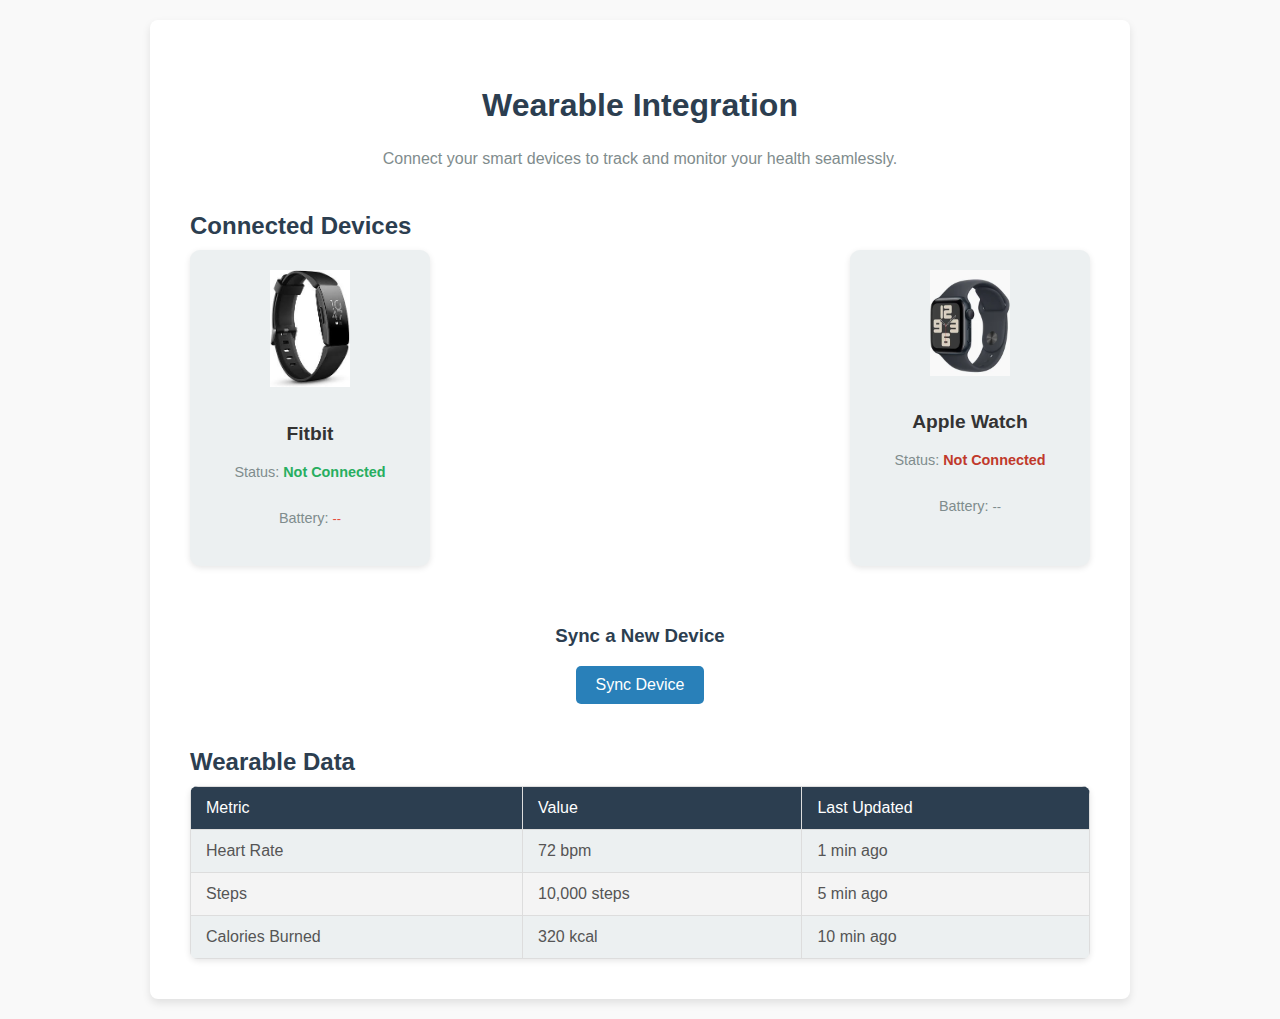
<file: wearable .html>
<!DOCTYPE html>
<html lang="en">
<head>
    <meta charset="UTF-8">
    <meta name="viewport" content="width=device-width, initial-scale=1.0">
    <title>Wearable Integration</title>
    <style>
        /* General Styles */
        body {
            font-family: 'Roboto', sans-serif;
            margin: 0;
            padding: 0;
            background-color: #f9f9f9;
            color: #333;
        }

        h2, h3 {
            color: #2c3e50;
        }

        /* Section Styles */
        .section {
            padding: 40px;
            background: #fff;
            margin: 20px auto;
            max-width: 900px;
            border-radius: 8px;
            box-shadow: 0 4px 8px rgba(0, 0, 0, 0.1);
        }

        .container {
            display: flex;
            flex-direction: column;
            align-items: center;
        }

        .container h2 {
            font-size: 2em;
            margin-bottom: 10px;
        }

        .container p {
            font-size: 1rem;
            margin-bottom: 20px;
            text-align: center;
            color: #7f8c8d;
        }

        /* Connected Devices */
        .connected-devices {
            width: 100%;
            margin-bottom: 20px;
        }

        .connected-devices h3 {
            font-size: 1.5em;
            margin-bottom: 10px;
        }

        .device-list {
            display: flex;
            justify-content: space-between;
            flex-wrap: wrap;
            gap: 20px;
        }

        .device {
            display: flex;
            flex-direction: column;
            align-items: center;
            padding: 20px;
            background: #ecf0f1;
            border-radius: 10px;
            width: 200px;
            text-align: center;
            box-shadow: 0 2px 6px rgba(0, 0, 0, 0.1);
            transition: transform 0.3s ease;
        }

        .device:hover {
            transform: translateY(-5px);
        }

        .device img {
            max-width: 80px;
            margin-bottom: 10px;
        }

        .device h4 {
            font-size: 1.2em;
            margin-bottom: 5px;
        }

        .device p {
            font-size: 0.9em;
        }

        .status {
            font-weight: bold;
        }

        .status.connected {
            color: #27ae60;
        }

        .status.not-connected {
            color: #c0392b;
        }

        .battery {
            font-size: 0.9em;
            margin-top: 10px;
        }

        .battery.low {
            color: #e74c3c;
        }

        /* Sync Device */
        .sync-device {
            margin: 20px 0;
            text-align: center;
        }

        .sync-device button {
            padding: 10px 20px;
            font-size: 1rem;
            background-color: #2980b9;
            color: white;
            border: none;
            border-radius: 5px;
            cursor: pointer;
            transition: background-color 0.3s ease;
        }

        .sync-device button:hover {
            background-color: #3498db;
        }

        /* Wearable Data */
        .wearable-data {
            width: 100%;
        }

        .wearable-data h3 {
            font-size: 1.5em;
            margin-bottom: 10px;
        }

        .wearable-data table {
            width: 100%;
            border-collapse: collapse;
            text-align: left;
            background: #ecf0f1;
            border-radius: 8px;
            overflow: hidden;
            box-shadow: 0 2px 6px rgba(0, 0, 0, 0.1);
        }

        .wearable-data table th,
        .wearable-data table td {
            padding: 12px 15px;
            border: 1px solid #ddd;
        }

        .wearable-data table th {
            background-color: #2c3e50;
            color: white;
            font-weight: 500;
        }

        .wearable-data table tr:nth-child(even) {
            background-color: #f4f4f4;
        }

        .wearable-data table td {
            color: #555;
        }

        /* Alerts */
        .alert {
            margin-top: 20px;
            padding: 15px;
            background-color: #e74c3c;
            color: white;
            border-radius: 5px;
            text-align: center;
            display: none;
        }

        .alert.visible {
            display: block;
        }

        /* Responsive Design */
        @media (max-width: 768px) {
            .device-list {
                flex-direction: column;
                align-items: center;
            }

            .device {
                width: 100%;
            }
        }
    </style>
</head>
<body>
    <section id="wearable-integration" class="section wearable">
        <div class="container">
            <h2>Wearable Integration</h2>
            <p>Connect your smart devices to track and monitor your health seamlessly.</p>

            <!-- Connected Devices -->
            <div class="connected-devices">
                <h3>Connected Devices</h3>
                <div class="device-list">
                    <div class="device">
                        <img src="[data-uri]" alt="Fitbit" />
                        <h4>Fitbit</h4>
                        <p>Status: <span class="status connected">Not Connected</span></p>
                        <p class="battery">Battery: <span class="battery low">--</span></p>
                    </div>
                    <div class="device">
                        <img src="[data-uri]" alt="Apple Watch" />
                        <h4>Apple Watch</h4>
                        <p>Status: <span class="status not-connected">Not Connected</span></p>
                        <p class="battery">Battery: <span class="battery">--</span></p>
                    </div>
                </div>
            </div>

            <!-- Sync New Device -->
            <div class="sync-device">
                <h3>Sync a New Device</h3>
                <button id="sync-device-btn">Sync Device</button>
            </div>

            <!-- Wearable Data -->
            <div class="wearable-data">
                <h3>Wearable Data</h3>
                <table>
                    <thead>
                        <tr>
                            <th>Metric</th>
                            <th>Value</th>
                            <th>Last Updated</th>
                        </tr>
                    </thead>
                    <tbody>
                        <tr>
                            <td>Heart Rate</td>
                            <td>72 bpm</td>
                            <td>1 min ago</td>
                        </tr>
                        <tr>
                            <td>Steps</td>
                            <td>10,000 steps</td>
                            <td>5 min ago</td>
                        </tr>
                        <tr>
                            <td>Calories Burned</td>
                            <td>320 kcal</td>
                            <td>10 min ago</td>
                        </tr>
                    </tbody>
                </table>
            </div>

            <!-- Alerts -->
            <div class="alert" id="low-battery-alert">
                Warning: Your Fitbit battery is low. Please charge it soon!
            </div>
        </div>
    </section>
</body>
</html>
</file>
